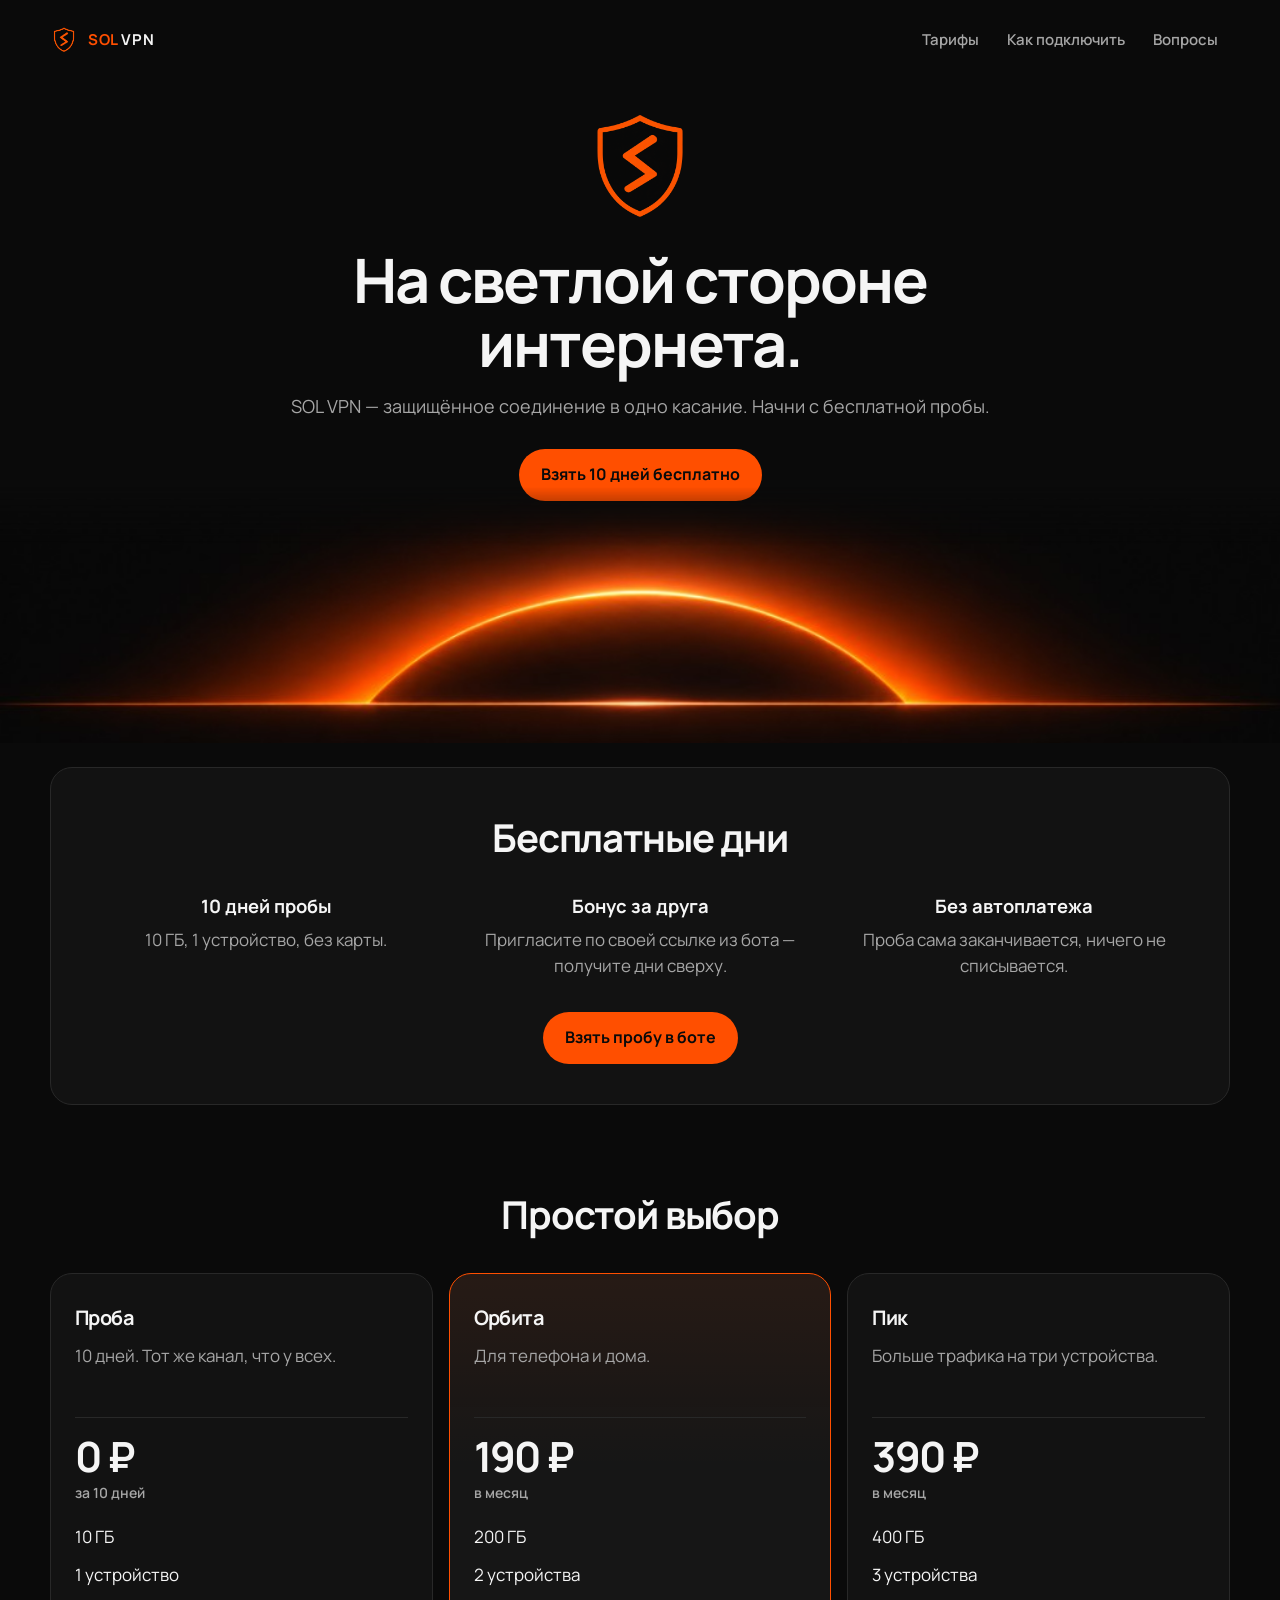
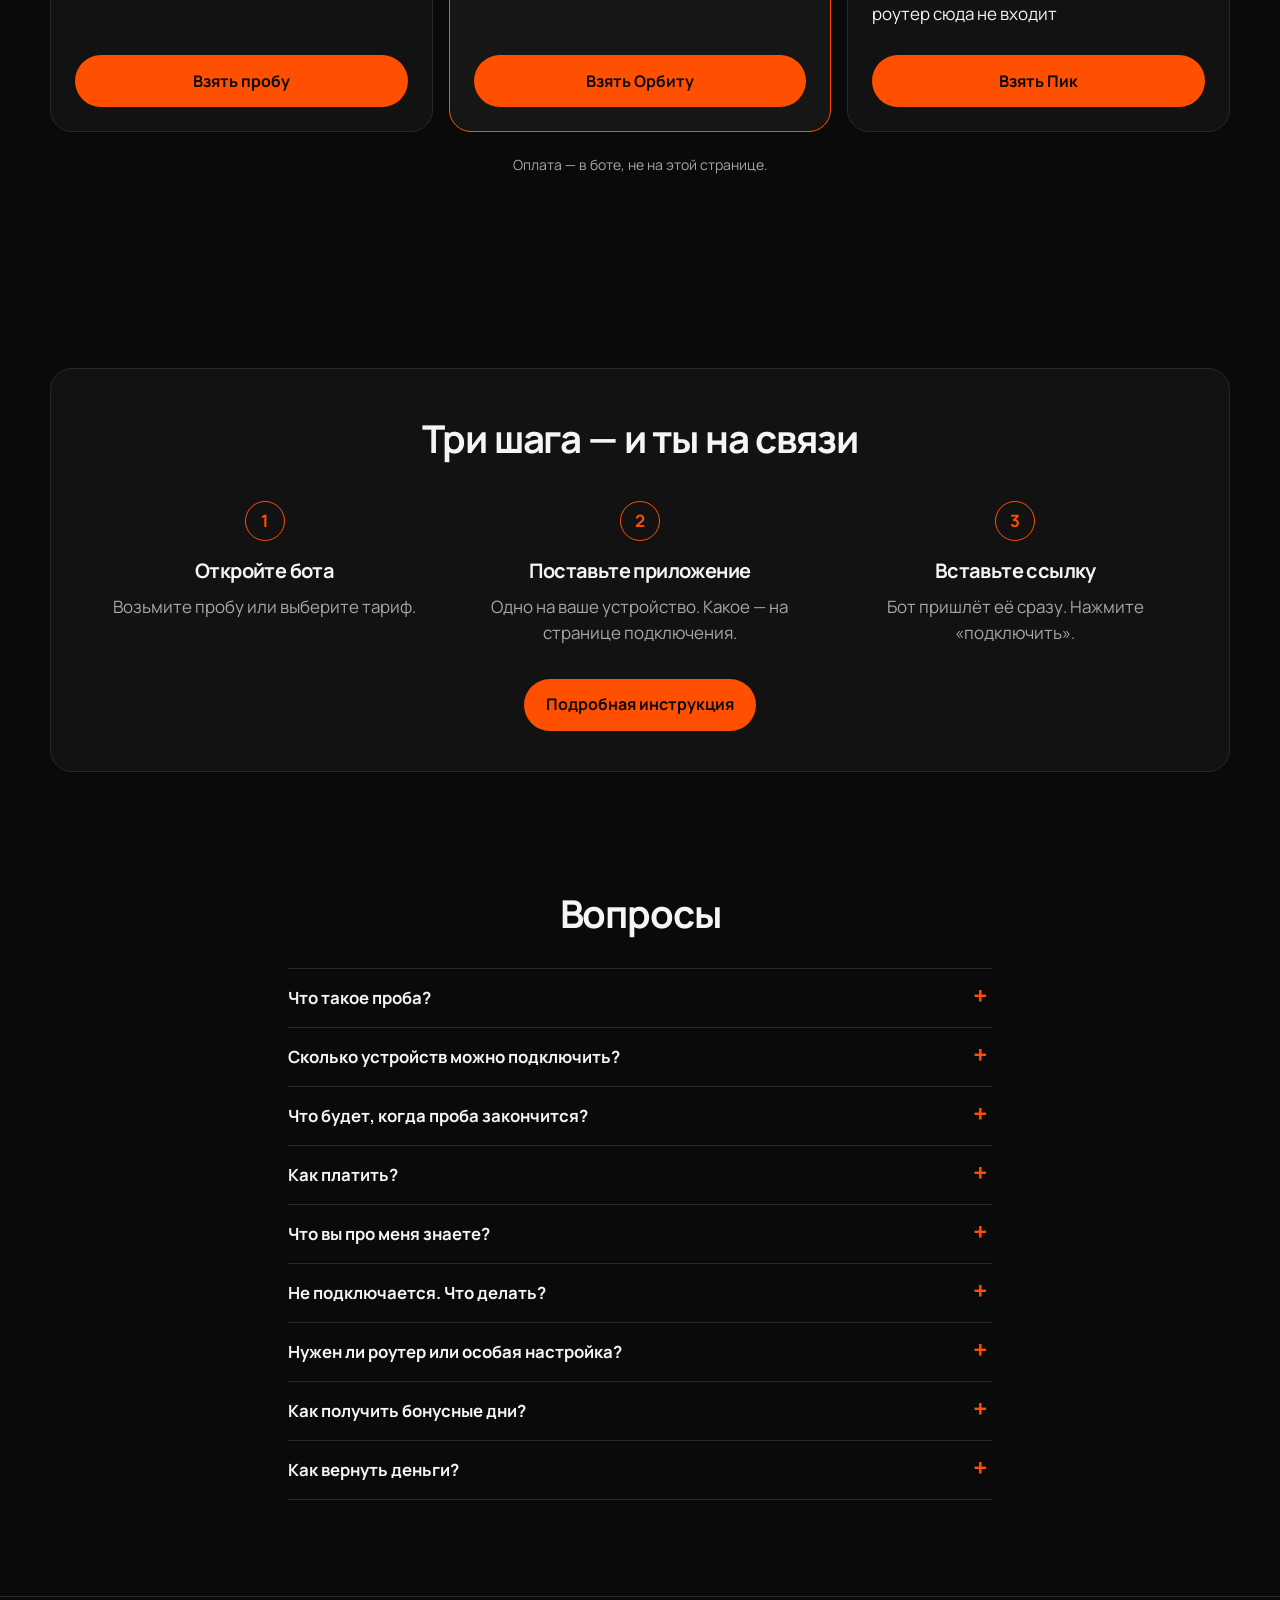
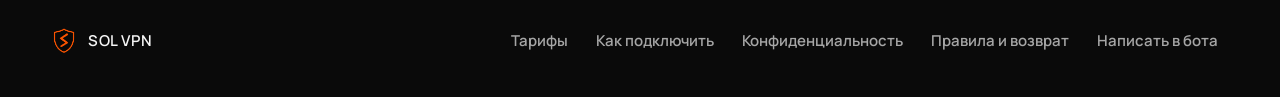
<file: index.html>
<!DOCTYPE html>
<html lang="ru">
<head>
  <meta charset="utf-8">
  <meta name="viewport" content="width=device-width, initial-scale=1">
  <title>SOL VPN — на светлой стороне интернета</title>
  <meta name="description" content="Проба 10 дней бесплатно, дальше месяц. Оплата в Telegram. Храним id, срок, устройства и объём. Куда вы ходили — не храним.">
  <link href="assets/fonts/fonts.css" rel="stylesheet">
  <link rel="stylesheet" href="styles.css">
</head>
<body>
  <header class="top">
    <div class="wrap bar">
      <a class="brand" href="index.html#start">
        <img src="assets/sol-vpn-shield.png" alt="" width="28" height="32">
        <span class="brand-name"><span class="brand-sol">SOL</span> <span class="brand-vpn">VPN</span></span>
      </a>
      <nav class="nav" aria-label="Разделы">
        <a href="index.html#plans">Тарифы</a>
        <a href="connect.html">Как подключить</a>
        <a href="index.html#faq">Вопросы</a>
      </nav>
    </div>
  </header>

  <main>
    <section class="hero" id="start">
      <div class="wrap hero-copy">
        <img class="hero-mark" src="assets/sol-vpn-shield.png" alt="" width="112" height="128">
        <h1>На светлой стороне <span class="line">интернета.</span></h1>
        <p class="lede">SOL VPN — защищённое соединение в одно касание. Начни с бесплатной пробы.</p>
        <a class="btn" href="#free">Взять 10 дней бесплатно</a>
      </div>
      <div class="horizon" aria-hidden="true">
        <img src="assets/solar-horizon.jpg" alt="" width="1024" height="341">
      </div>
    </section>

    <section class="free" id="free">
      <div class="wrap">
        <div class="panel free-panel">
          <h2>Бесплатные дни</h2>
          <ul class="free-list">
            <li><strong>10 дней пробы</strong><span>10 ГБ, 1 устройство, без карты.</span></li>
            <li><strong>Бонус за друга</strong><span>Пригласите по своей ссылке из бота — получите дни сверху.</span></li>
            <li><strong>Без автоплатежа</strong><span>Проба сама заканчивается, ничего не списывается.</span></li>
          </ul>
          <a class="btn" data-bot href="https://t.me/">Взять пробу в боте</a>
        </div>
      </div>
    </section>

    <section class="plans" id="plans">
      <div class="wrap">
        <h2>Простой выбор</h2>
        <div class="plan-grid">
          <article class="plan">
            <h3>Проба</h3>
            <p class="plan-note">10 дней. Тот же канал, что у всех.</p>
            <p class="plan-price">0 ₽<span>за 10 дней</span></p>
            <ul>
              <li>10 ГБ</li>
              <li>1 устройство</li>
            </ul>
            <a class="btn" data-bot href="https://t.me/">Взять пробу</a>
          </article>
          <article class="plan featured">
            <h3>Орбита</h3>
            <p class="plan-note">Для телефона и дома.</p>
            <p class="plan-price">190 ₽<span>в месяц</span></p>
            <ul>
              <li>200 ГБ</li>
              <li>2 устройства</li>
            </ul>
            <a class="btn" data-bot href="https://t.me/">Взять Орбиту</a>
          </article>
          <article class="plan">
            <h3>Пик</h3>
            <p class="plan-note">Больше трафика на три устройства.</p>
            <p class="plan-price">390 ₽<span>в месяц</span></p>
            <ul>
              <li>400 ГБ</li>
              <li>3 устройства</li>
              <li>роутер сюда не входит</li>
            </ul>
            <a class="btn" data-bot href="https://t.me/">Взять Пик</a>
          </article>
        </div>
        <p class="fine">Оплата — в боте, не на этой странице.</p>
      </div>
    </section>

    <section class="connect" id="connect">
      <div class="wrap">
        <div class="panel">
          <h2>Три шага — и ты на связи</h2>
          <ol class="flow">
            <li>
              <span class="num" aria-hidden="true">1</span>
              <h3>Откройте бота</h3>
              <p>Возьмите пробу или выберите тариф.</p>
            </li>
            <li>
              <span class="num" aria-hidden="true">2</span>
              <h3>Поставьте приложение</h3>
              <p>Одно на ваше устройство. Какое — на странице подключения.</p>
            </li>
            <li>
              <span class="num" aria-hidden="true">3</span>
              <h3>Вставьте ссылку</h3>
              <p>Бот пришлёт её сразу. Нажмите «подключить».</p>
            </li>
          </ol>
          <a class="btn" href="connect.html">Подробная инструкция</a>
        </div>
      </div>
    </section>

    <section class="faq" id="faq">
      <div class="wrap">
        <h2>Вопросы</h2>
        <div class="faq-list">
          <details>
            <summary>Что такое проба?</summary>
            <p>10 дней, 10 ГБ и одно устройство. Бесплатно, карта не нужна. Берётся в боте одной кнопкой.</p>
          </details>
          <details>
            <summary>Сколько устройств можно подключить?</summary>
            <p>Зависит от тарифа: проба — 1, Орбита — 2, Пик — 3. Лишнее устройство можно заменить в боте.</p>
          </details>
          <details>
            <summary>Что будет, когда проба закончится?</summary>
            <p>Доступ остановится сам, ничего не спишется. Захотите продолжить — выберите тариф в боте.</p>
          </details>
          <details>
            <summary>Как платить?</summary>
            <p>Только в Telegram-боте. На сайте карту и данные не спрашиваем.</p>
          </details>
          <details>
            <summary>Что вы про меня знаете?</summary>
            <p>Идентификатор в Telegram, срок доступа, число устройств и объём трафика. Историю заходов и адреса, которые вы открывали, не храним. Подробнее — на странице «Конфиденциальность».</p>
          </details>
          <details>
            <summary>Не подключается. Что делать?</summary>
            <p>Напишите в бота, приложите скриншот и название телефона или компьютера. Обычно хватает обновить ссылку подписки в приложении или переустановить её. Если не заработало — вернём деньги за неиспользованный срок.</p>
          </details>
          <details>
            <summary>Нужен ли роутер или особая настройка?</summary>
            <p>Нет. Ставите одно приложение, вставляете ссылку из бота, нажимаете «подключить». Роутеры в тарифы не входят.</p>
          </details>
          <details>
            <summary>Как получить бонусные дни?</summary>
            <p>Пригласите друга по своей ссылке из бота: когда он возьмёт пробу или оплатит, вам добавятся дни. Размер бонуса показывает бот.</p>
          </details>
          <details>
            <summary>Как вернуть деньги?</summary>
            <p>Напишите в бота. Условия коротко — на странице «Правила и возврат».</p>
          </details>
        </div>
      </div>
    </section>
  </main>
  <footer class="foot">
    <div class="wrap foot-row">
      <a class="brand" href="index.html#start">
        <img src="assets/sol-vpn-shield.png" alt="" width="28" height="32">
        <span>SOL VPN</span>
      </a>
      <nav aria-label="Внизу страницы">
        <a href="index.html#plans">Тарифы</a>
        <a href="connect.html">Как подключить</a>
        <a href="privacy.html">Конфиденциальность</a>
        <a href="terms.html">Правила и возврат</a>
        <a data-bot href="https://t.me/">Написать в бота</a>
      </nav>
    </div>
  </footer>
  <script src="config.js"></script>
</body>
</html>
</file>
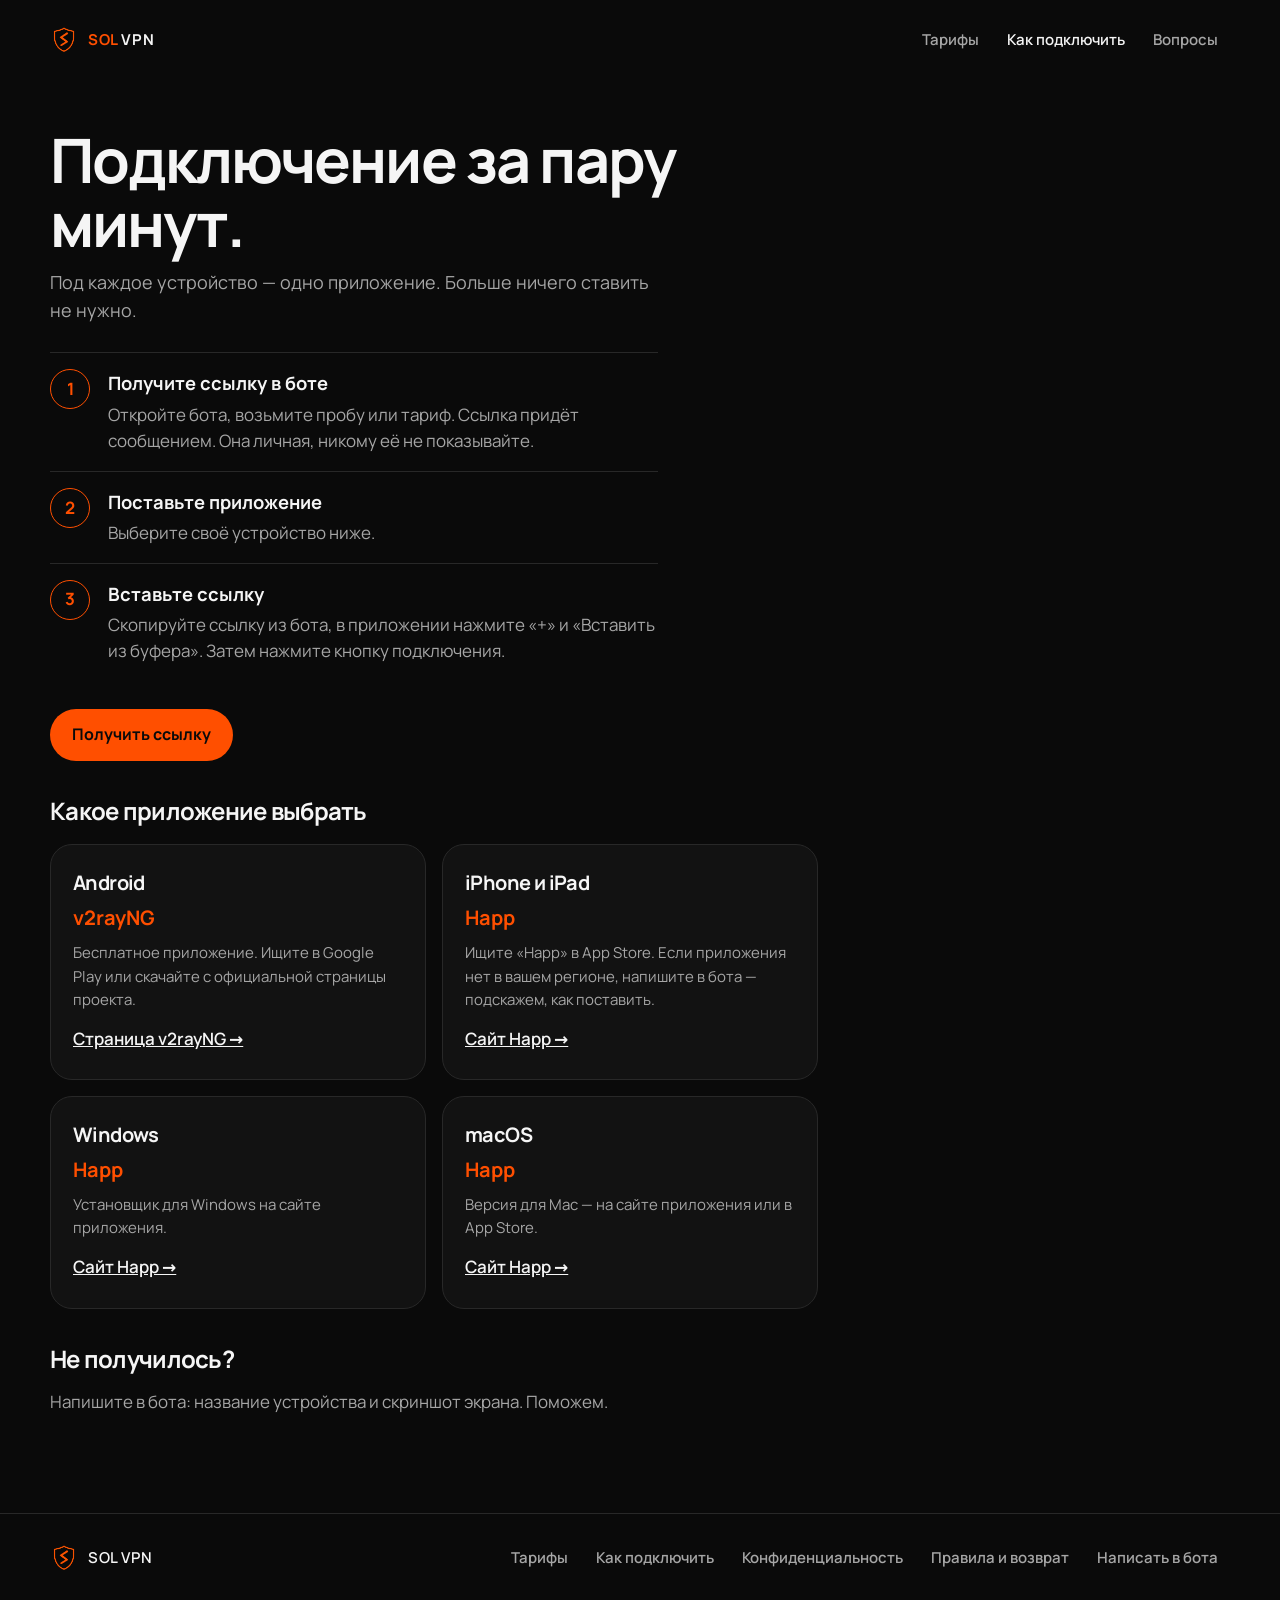
<file: connect.html>
<!DOCTYPE html>
<html lang="ru">
<head>
  <meta charset="utf-8">
  <meta name="viewport" content="width=device-width, initial-scale=1">
  <title>Как подключить — SOL VPN</title>
  <meta name="description" content="Одно приложение на платформу: Android — v2rayNG, iPhone, Windows и macOS — Happ.">
  <link href="assets/fonts/fonts.css" rel="stylesheet">
  <link rel="stylesheet" href="styles.css">
</head>
<body>
  <header class="top">
    <div class="wrap bar">
      <a class="brand" href="index.html#start">
        <img src="assets/sol-vpn-shield.png" alt="" width="28" height="32">
        <span class="brand-name"><span class="brand-sol">SOL</span> <span class="brand-vpn">VPN</span></span>
      </a>
      <nav class="nav" aria-label="Разделы">
        <a href="index.html#plans">Тарифы</a>
        <a href="connect.html" aria-current="page">Как подключить</a>
        <a href="index.html#faq">Вопросы</a>
      </nav>
    </div>
  </header>
  <main class="page">
    <div class="wrap">
      <h1>Подключение за пару минут.</h1>
      <p class="lede">Под каждое устройство — одно приложение. Больше ничего ставить не нужно.</p>
      <ol class="steps">
        <li><span>1</span><div><strong>Получите ссылку в боте</strong><p>Откройте бота, возьмите пробу или тариф. Ссылка придёт сообщением. Она личная, никому её не показывайте.</p></div></li>
        <li><span>2</span><div><strong>Поставьте приложение</strong><p>Выберите своё устройство ниже.</p></div></li>
        <li><span>3</span><div><strong>Вставьте ссылку</strong><p>Скопируйте ссылку из бота, в приложении нажмите «+» и «Вставить из буфера». Затем нажмите кнопку подключения.</p></div></li>
      </ol>
      <a class="btn" data-bot href="https://t.me/">Получить ссылку</a>
      <h2>Какое приложение выбрать</h2>
      <div class="os-grid">
        <article class="os" id="android">
          <h3>Android</h3>
          <p class="os-app">v2rayNG</p>
          <p>Бесплатное приложение. Ищите в Google Play или скачайте с официальной страницы проекта.</p>
          <a class="link" href="https://github.com/2dust/v2rayNG/releases" rel="noopener">Страница v2rayNG →</a>
        </article>
        <article class="os" id="iphone">
          <h3>iPhone и iPad</h3>
          <p class="os-app">Happ</p>
          <p>Ищите «Happ» в App Store. Если приложения нет в вашем регионе, напишите в бота — подскажем, как поставить.</p>
          <a class="link" href="https://www.happ.su/main" rel="noopener">Сайт Happ →</a>
        </article>
        <article class="os" id="windows">
          <h3>Windows</h3>
          <p class="os-app">Happ</p>
          <p>Установщик для Windows на сайте приложения.</p>
          <a class="link" href="https://www.happ.su/main" rel="noopener">Сайт Happ →</a>
        </article>
        <article class="os" id="macos">
          <h3>macOS</h3>
          <p class="os-app">Happ</p>
          <p>Версия для Mac — на сайте приложения или в App Store.</p>
          <a class="link" href="https://www.happ.su/main" rel="noopener">Сайт Happ →</a>
        </article>
      </div>
      <h2>Не получилось?</h2>
      <p>Напишите в бота: название устройства и скриншот экрана. Поможем.</p>
    </div>
  </main>
  <footer class="foot">
    <div class="wrap foot-row">
      <a class="brand" href="index.html#start">
        <img src="assets/sol-vpn-shield.png" alt="" width="28" height="32">
        <span>SOL VPN</span>
      </a>
      <nav aria-label="Внизу страницы">
        <a href="index.html#plans">Тарифы</a>
        <a href="connect.html" aria-current="page">Как подключить</a>
        <a href="privacy.html">Конфиденциальность</a>
        <a href="terms.html">Правила и возврат</a>
        <a data-bot href="https://t.me/">Написать в бота</a>
      </nav>
    </div>
  </footer>
  <script src="config.js"></script>
</body>
</html>
</file>
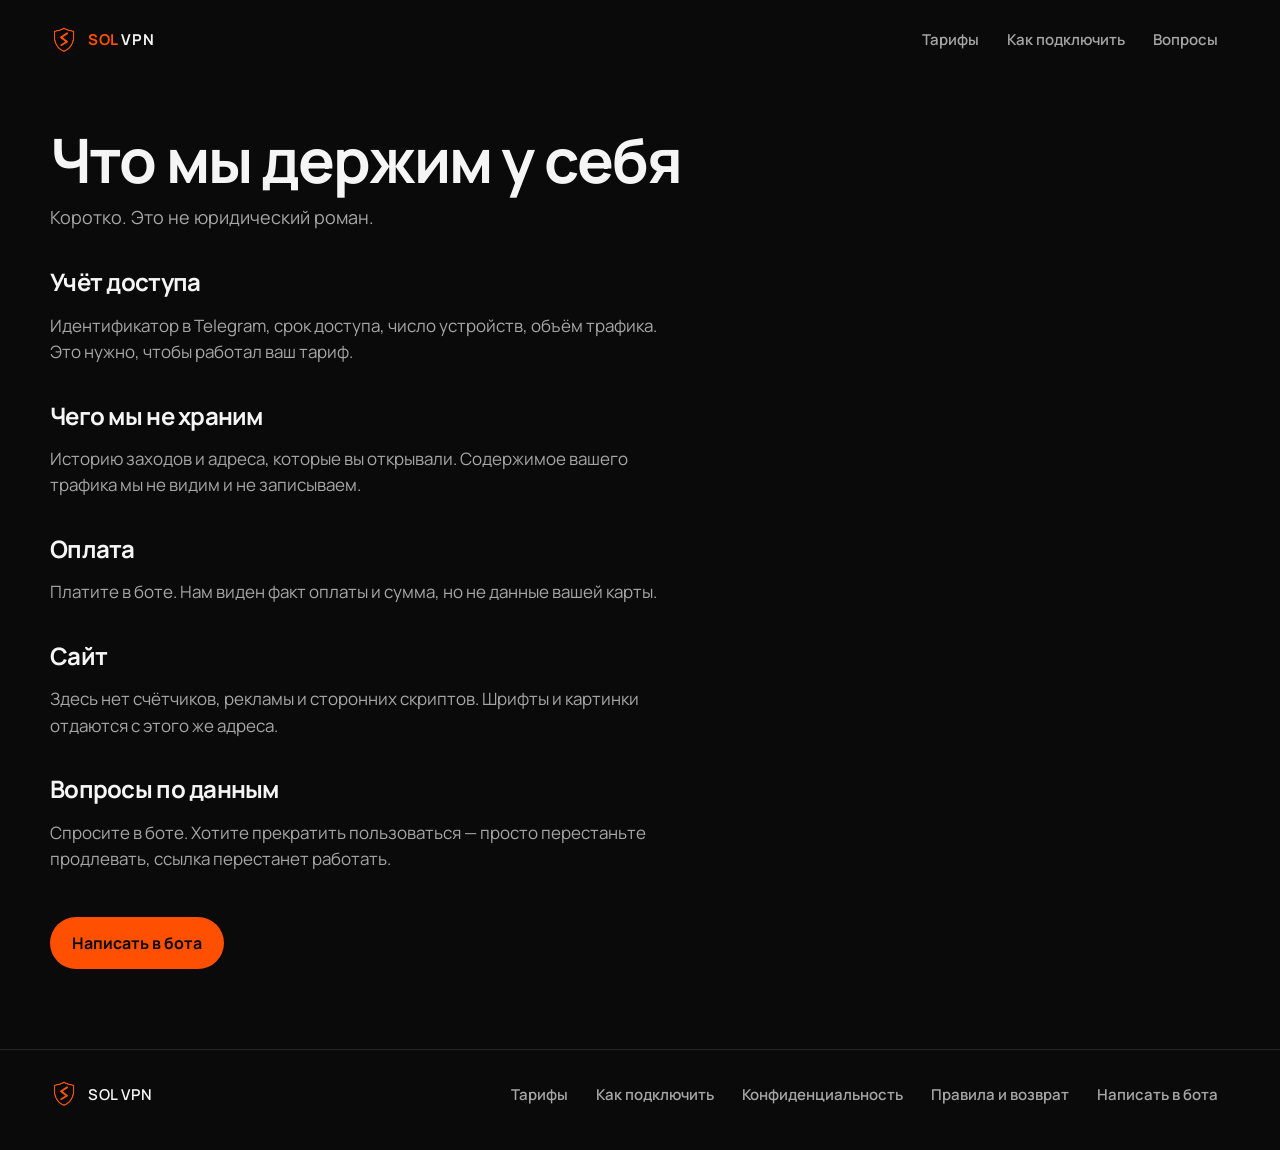
<file: privacy.html>
<!DOCTYPE html>
<html lang="ru">
<head>
  <meta charset="utf-8">
  <meta name="viewport" content="width=device-width, initial-scale=1">
  <title>Конфиденциальность — SOL VPN</title>
  <meta name="description" content="Что мы храним: идентификатор в Telegram, срок доступа, устройства, объём трафика. Историю заходов не храним.">
  <link href="assets/fonts/fonts.css" rel="stylesheet">
  <link rel="stylesheet" href="styles.css">
</head>
<body>
  <header class="top">
    <div class="wrap bar">
      <a class="brand" href="index.html#start">
        <img src="assets/sol-vpn-shield.png" alt="" width="28" height="32">
        <span class="brand-name"><span class="brand-sol">SOL</span> <span class="brand-vpn">VPN</span></span>
      </a>
      <nav class="nav" aria-label="Разделы">
        <a href="index.html#plans">Тарифы</a>
        <a href="connect.html">Как подключить</a>
        <a href="index.html#faq">Вопросы</a>
      </nav>
    </div>
  </header>
  <main class="page">
    <div class="wrap">
      <h1>Что мы держим у себя</h1>
      <p class="lede">Коротко. Это не юридический роман.</p>
      <h2>Учёт доступа</h2>
      <p>Идентификатор в Telegram, срок доступа, число устройств, объём трафика. Это нужно, чтобы работал ваш тариф.</p>
      <h2>Чего мы не храним</h2>
      <p>Историю заходов и адреса, которые вы открывали. Содержимое вашего трафика мы не видим и не записываем.</p>
      <h2>Оплата</h2>
      <p>Платите в боте. Нам виден факт оплаты и сумма, но не данные вашей карты.</p>
      <h2>Сайт</h2>
      <p>Здесь нет счётчиков, рекламы и сторонних скриптов. Шрифты и картинки отдаются с этого же адреса.</p>
      <h2>Вопросы по данным</h2>
      <p>Спросите в боте. Хотите прекратить пользоваться — просто перестаньте продлевать, ссылка перестанет работать.</p>
      <a class="btn" data-bot href="https://t.me/">Написать в бота</a>
    </div>
  </main>
  <footer class="foot">
    <div class="wrap foot-row">
      <a class="brand" href="index.html#start">
        <img src="assets/sol-vpn-shield.png" alt="" width="28" height="32">
        <span>SOL VPN</span>
      </a>
      <nav aria-label="Внизу страницы">
        <a href="index.html#plans">Тарифы</a>
        <a href="connect.html">Как подключить</a>
        <a href="privacy.html" aria-current="page">Конфиденциальность</a>
        <a href="terms.html">Правила и возврат</a>
        <a data-bot href="https://t.me/">Написать в бота</a>
      </nav>
    </div>
  </footer>
  <script src="config.js"></script>
</body>
</html>
</file>
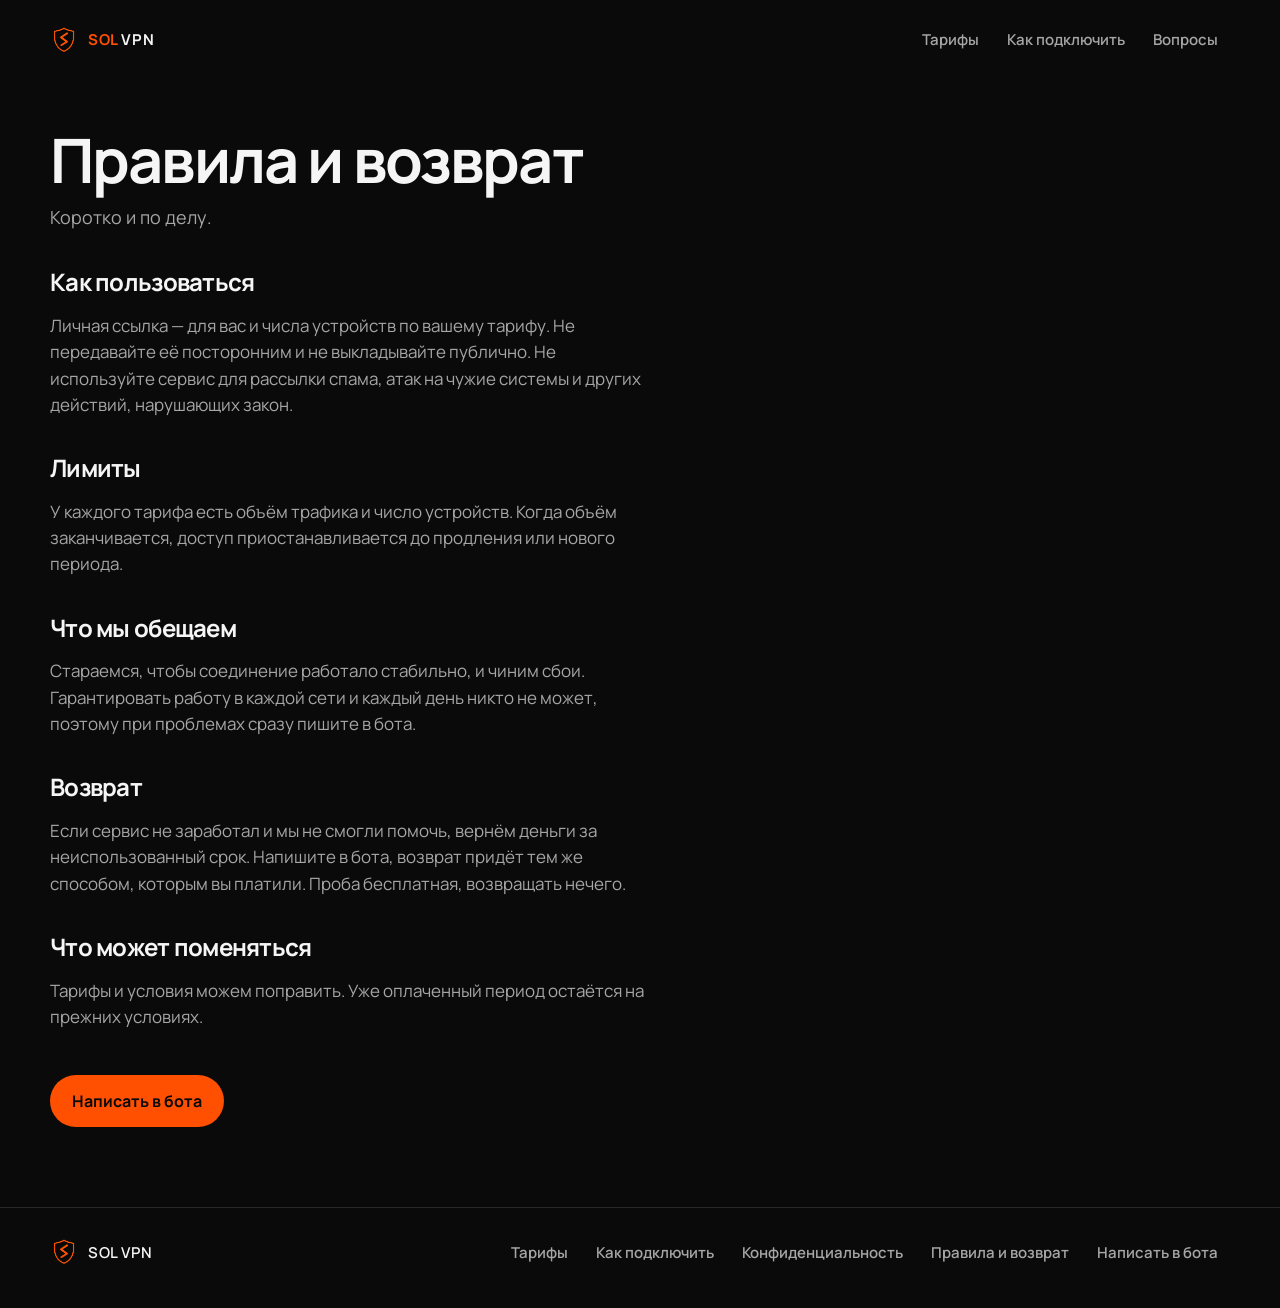
<file: terms.html>
<!DOCTYPE html>
<html lang="ru">
<head>
  <meta charset="utf-8">
  <meta name="viewport" content="width=device-width, initial-scale=1">
  <title>Правила и возврат — SOL VPN</title>
  <meta name="description" content="Короткие правила сервиса и условия возврата.">
  <link href="assets/fonts/fonts.css" rel="stylesheet">
  <link rel="stylesheet" href="styles.css">
</head>
<body>
  <header class="top">
    <div class="wrap bar">
      <a class="brand" href="index.html#start">
        <img src="assets/sol-vpn-shield.png" alt="" width="28" height="32">
        <span class="brand-name"><span class="brand-sol">SOL</span> <span class="brand-vpn">VPN</span></span>
      </a>
      <nav class="nav" aria-label="Разделы">
        <a href="index.html#plans">Тарифы</a>
        <a href="connect.html">Как подключить</a>
        <a href="index.html#faq">Вопросы</a>
      </nav>
    </div>
  </header>
  <main class="page">
    <div class="wrap">
      <h1>Правила и возврат</h1>
      <p class="lede">Коротко и по делу.</p>
      <h2>Как пользоваться</h2>
      <p>Личная ссылка — для вас и числа устройств по вашему тарифу. Не передавайте её посторонним и не выкладывайте публично. Не используйте сервис для рассылки спама, атак на чужие системы и других действий, нарушающих закон.</p>
      <h2>Лимиты</h2>
      <p>У каждого тарифа есть объём трафика и число устройств. Когда объём заканчивается, доступ приостанавливается до продления или нового периода.</p>
      <h2>Что мы обещаем</h2>
      <p>Стараемся, чтобы соединение работало стабильно, и чиним сбои. Гарантировать работу в каждой сети и каждый день никто не может, поэтому при проблемах сразу пишите в бота.</p>
      <h2>Возврат</h2>
      <p>Если сервис не заработал и мы не смогли помочь, вернём деньги за неиспользованный срок. Напишите в бота, возврат придёт тем же способом, которым вы платили. Проба бесплатная, возвращать нечего.</p>
      <h2>Что может поменяться</h2>
      <p>Тарифы и условия можем поправить. Уже оплаченный период остаётся на прежних условиях.</p>
      <a class="btn" data-bot href="https://t.me/">Написать в бота</a>
    </div>
  </main>
  <footer class="foot">
    <div class="wrap foot-row">
      <a class="brand" href="index.html#start">
        <img src="assets/sol-vpn-shield.png" alt="" width="28" height="32">
        <span>SOL VPN</span>
      </a>
      <nav aria-label="Внизу страницы">
        <a href="index.html#plans">Тарифы</a>
        <a href="connect.html">Как подключить</a>
        <a href="privacy.html">Конфиденциальность</a>
        <a href="terms.html" aria-current="page">Правила и возврат</a>
        <a data-bot href="https://t.me/">Написать в бота</a>
      </nav>
    </div>
  </footer>
  <script src="config.js"></script>
</body>
</html>
</file>
<file: assets/fonts/fonts.css>
/* cyrillic-ext */
@font-face {
  font-family: 'Manrope';
  font-style: normal;
  font-weight: 400;
  font-display: swap;
  src: url(f0.woff2) format('woff2');
  unicode-range: U+0460-052F, U+1C80-1C8A, U+20B4, U+2DE0-2DFF, U+A640-A69F, U+FE2E-FE2F;
}
/* cyrillic */
@font-face {
  font-family: 'Manrope';
  font-style: normal;
  font-weight: 400;
  font-display: swap;
  src: url(f1.woff2) format('woff2');
  unicode-range: U+0301, U+0400-045F, U+0490-0491, U+04B0-04B1, U+2116;
}
/* greek */
@font-face {
  font-family: 'Manrope';
  font-style: normal;
  font-weight: 400;
  font-display: swap;
  src: url(f2.woff2) format('woff2');
  unicode-range: U+0370-0377, U+037A-037F, U+0384-038A, U+038C, U+038E-03A1, U+03A3-03FF;
}
/* vietnamese */
@font-face {
  font-family: 'Manrope';
  font-style: normal;
  font-weight: 400;
  font-display: swap;
  src: url(f3.woff2) format('woff2');
  unicode-range: U+0102-0103, U+0110-0111, U+0128-0129, U+0168-0169, U+01A0-01A1, U+01AF-01B0, U+0300-0301, U+0303-0304, U+0308-0309, U+0323, U+0329, U+1EA0-1EF9, U+20AB;
}
/* latin-ext */
@font-face {
  font-family: 'Manrope';
  font-style: normal;
  font-weight: 400;
  font-display: swap;
  src: url(f4.woff2) format('woff2');
  unicode-range: U+0100-02BA, U+02BD-02C5, U+02C7-02CC, U+02CE-02D7, U+02DD-02FF, U+0304, U+0308, U+0329, U+1D00-1DBF, U+1E00-1E9F, U+1EF2-1EFF, U+2020, U+20A0-20AB, U+20AD-20C4, U+2113, U+2C60-2C7F, U+A720-A7FF;
}
/* latin */
@font-face {
  font-family: 'Manrope';
  font-style: normal;
  font-weight: 400;
  font-display: swap;
  src: url(f5.woff2) format('woff2');
  unicode-range: U+0000-00FF, U+0131, U+0152-0153, U+02BB-02BC, U+02C6, U+02DA, U+02DC, U+0304, U+0308, U+0329, U+2000-206F, U+20AC, U+2122, U+2191, U+2193, U+2212, U+2215, U+FEFF, U+FFFD;
}
/* cyrillic-ext */
@font-face {
  font-family: 'Manrope';
  font-style: normal;
  font-weight: 500;
  font-display: swap;
  src: url(f6.woff2) format('woff2');
  unicode-range: U+0460-052F, U+1C80-1C8A, U+20B4, U+2DE0-2DFF, U+A640-A69F, U+FE2E-FE2F;
}
/* cyrillic */
@font-face {
  font-family: 'Manrope';
  font-style: normal;
  font-weight: 500;
  font-display: swap;
  src: url(f7.woff2) format('woff2');
  unicode-range: U+0301, U+0400-045F, U+0490-0491, U+04B0-04B1, U+2116;
}
/* greek */
@font-face {
  font-family: 'Manrope';
  font-style: normal;
  font-weight: 500;
  font-display: swap;
  src: url(f8.woff2) format('woff2');
  unicode-range: U+0370-0377, U+037A-037F, U+0384-038A, U+038C, U+038E-03A1, U+03A3-03FF;
}
/* vietnamese */
@font-face {
  font-family: 'Manrope';
  font-style: normal;
  font-weight: 500;
  font-display: swap;
  src: url(f9.woff2) format('woff2');
  unicode-range: U+0102-0103, U+0110-0111, U+0128-0129, U+0168-0169, U+01A0-01A1, U+01AF-01B0, U+0300-0301, U+0303-0304, U+0308-0309, U+0323, U+0329, U+1EA0-1EF9, U+20AB;
}
/* latin-ext */
@font-face {
  font-family: 'Manrope';
  font-style: normal;
  font-weight: 500;
  font-display: swap;
  src: url(f10.woff2) format('woff2');
  unicode-range: U+0100-02BA, U+02BD-02C5, U+02C7-02CC, U+02CE-02D7, U+02DD-02FF, U+0304, U+0308, U+0329, U+1D00-1DBF, U+1E00-1E9F, U+1EF2-1EFF, U+2020, U+20A0-20AB, U+20AD-20C4, U+2113, U+2C60-2C7F, U+A720-A7FF;
}
/* latin */
@font-face {
  font-family: 'Manrope';
  font-style: normal;
  font-weight: 500;
  font-display: swap;
  src: url(f11.woff2) format('woff2');
  unicode-range: U+0000-00FF, U+0131, U+0152-0153, U+02BB-02BC, U+02C6, U+02DA, U+02DC, U+0304, U+0308, U+0329, U+2000-206F, U+20AC, U+2122, U+2191, U+2193, U+2212, U+2215, U+FEFF, U+FFFD;
}
/* cyrillic-ext */
@font-face {
  font-family: 'Manrope';
  font-style: normal;
  font-weight: 600;
  font-display: swap;
  src: url(f12.woff2) format('woff2');
  unicode-range: U+0460-052F, U+1C80-1C8A, U+20B4, U+2DE0-2DFF, U+A640-A69F, U+FE2E-FE2F;
}
/* cyrillic */
@font-face {
  font-family: 'Manrope';
  font-style: normal;
  font-weight: 600;
  font-display: swap;
  src: url(f13.woff2) format('woff2');
  unicode-range: U+0301, U+0400-045F, U+0490-0491, U+04B0-04B1, U+2116;
}
/* greek */
@font-face {
  font-family: 'Manrope';
  font-style: normal;
  font-weight: 600;
  font-display: swap;
  src: url(f14.woff2) format('woff2');
  unicode-range: U+0370-0377, U+037A-037F, U+0384-038A, U+038C, U+038E-03A1, U+03A3-03FF;
}
/* vietnamese */
@font-face {
  font-family: 'Manrope';
  font-style: normal;
  font-weight: 600;
  font-display: swap;
  src: url(f15.woff2) format('woff2');
  unicode-range: U+0102-0103, U+0110-0111, U+0128-0129, U+0168-0169, U+01A0-01A1, U+01AF-01B0, U+0300-0301, U+0303-0304, U+0308-0309, U+0323, U+0329, U+1EA0-1EF9, U+20AB;
}
/* latin-ext */
@font-face {
  font-family: 'Manrope';
  font-style: normal;
  font-weight: 600;
  font-display: swap;
  src: url(f16.woff2) format('woff2');
  unicode-range: U+0100-02BA, U+02BD-02C5, U+02C7-02CC, U+02CE-02D7, U+02DD-02FF, U+0304, U+0308, U+0329, U+1D00-1DBF, U+1E00-1E9F, U+1EF2-1EFF, U+2020, U+20A0-20AB, U+20AD-20C4, U+2113, U+2C60-2C7F, U+A720-A7FF;
}
/* latin */
@font-face {
  font-family: 'Manrope';
  font-style: normal;
  font-weight: 600;
  font-display: swap;
  src: url(f17.woff2) format('woff2');
  unicode-range: U+0000-00FF, U+0131, U+0152-0153, U+02BB-02BC, U+02C6, U+02DA, U+02DC, U+0304, U+0308, U+0329, U+2000-206F, U+20AC, U+2122, U+2191, U+2193, U+2212, U+2215, U+FEFF, U+FFFD;
}
/* cyrillic-ext */
@font-face {
  font-family: 'Manrope';
  font-style: normal;
  font-weight: 700;
  font-display: swap;
  src: url(f18.woff2) format('woff2');
  unicode-range: U+0460-052F, U+1C80-1C8A, U+20B4, U+2DE0-2DFF, U+A640-A69F, U+FE2E-FE2F;
}
/* cyrillic */
@font-face {
  font-family: 'Manrope';
  font-style: normal;
  font-weight: 700;
  font-display: swap;
  src: url(f19.woff2) format('woff2');
  unicode-range: U+0301, U+0400-045F, U+0490-0491, U+04B0-04B1, U+2116;
}
/* greek */
@font-face {
  font-family: 'Manrope';
  font-style: normal;
  font-weight: 700;
  font-display: swap;
  src: url(f20.woff2) format('woff2');
  unicode-range: U+0370-0377, U+037A-037F, U+0384-038A, U+038C, U+038E-03A1, U+03A3-03FF;
}
/* vietnamese */
@font-face {
  font-family: 'Manrope';
  font-style: normal;
  font-weight: 700;
  font-display: swap;
  src: url(f21.woff2) format('woff2');
  unicode-range: U+0102-0103, U+0110-0111, U+0128-0129, U+0168-0169, U+01A0-01A1, U+01AF-01B0, U+0300-0301, U+0303-0304, U+0308-0309, U+0323, U+0329, U+1EA0-1EF9, U+20AB;
}
/* latin-ext */
@font-face {
  font-family: 'Manrope';
  font-style: normal;
  font-weight: 700;
  font-display: swap;
  src: url(f22.woff2) format('woff2');
  unicode-range: U+0100-02BA, U+02BD-02C5, U+02C7-02CC, U+02CE-02D7, U+02DD-02FF, U+0304, U+0308, U+0329, U+1D00-1DBF, U+1E00-1E9F, U+1EF2-1EFF, U+2020, U+20A0-20AB, U+20AD-20C4, U+2113, U+2C60-2C7F, U+A720-A7FF;
}
/* latin */
@font-face {
  font-family: 'Manrope';
  font-style: normal;
  font-weight: 700;
  font-display: swap;
  src: url(f23.woff2) format('woff2');
  unicode-range: U+0000-00FF, U+0131, U+0152-0153, U+02BB-02BC, U+02C6, U+02DA, U+02DC, U+0304, U+0308, U+0329, U+2000-206F, U+20AC, U+2122, U+2191, U+2193, U+2212, U+2215, U+FEFF, U+FFFD;
}
/* cyrillic-ext */
@font-face {
  font-family: 'Unbounded';
  font-style: normal;
  font-weight: 400;
  font-display: swap;
  src: url(f24.woff2) format('woff2');
  unicode-range: U+0460-052F, U+1C80-1C8A, U+20B4, U+2DE0-2DFF, U+A640-A69F, U+FE2E-FE2F;
}
/* cyrillic */
@font-face {
  font-family: 'Unbounded';
  font-style: normal;
  font-weight: 400;
  font-display: swap;
  src: url(f25.woff2) format('woff2');
  unicode-range: U+0301, U+0400-045F, U+0490-0491, U+04B0-04B1, U+2116;
}
/* vietnamese */
@font-face {
  font-family: 'Unbounded';
  font-style: normal;
  font-weight: 400;
  font-display: swap;
  src: url(f26.woff2) format('woff2');
  unicode-range: U+0102-0103, U+0110-0111, U+0128-0129, U+0168-0169, U+01A0-01A1, U+01AF-01B0, U+0300-0301, U+0303-0304, U+0308-0309, U+0323, U+0329, U+1EA0-1EF9, U+20AB;
}
/* latin-ext */
@font-face {
  font-family: 'Unbounded';
  font-style: normal;
  font-weight: 400;
  font-display: swap;
  src: url(f27.woff2) format('woff2');
  unicode-range: U+0100-02BA, U+02BD-02C5, U+02C7-02CC, U+02CE-02D7, U+02DD-02FF, U+0304, U+0308, U+0329, U+1D00-1DBF, U+1E00-1E9F, U+1EF2-1EFF, U+2020, U+20A0-20AB, U+20AD-20C4, U+2113, U+2C60-2C7F, U+A720-A7FF;
}
/* latin */
@font-face {
  font-family: 'Unbounded';
  font-style: normal;
  font-weight: 400;
  font-display: swap;
  src: url(f28.woff2) format('woff2');
  unicode-range: U+0000-00FF, U+0131, U+0152-0153, U+02BB-02BC, U+02C6, U+02DA, U+02DC, U+0304, U+0308, U+0329, U+2000-206F, U+20AC, U+2122, U+2191, U+2193, U+2212, U+2215, U+FEFF, U+FFFD;
}
/* cyrillic-ext */
@font-face {
  font-family: 'Unbounded';
  font-style: normal;
  font-weight: 500;
  font-display: swap;
  src: url(f29.woff2) format('woff2');
  unicode-range: U+0460-052F, U+1C80-1C8A, U+20B4, U+2DE0-2DFF, U+A640-A69F, U+FE2E-FE2F;
}
/* cyrillic */
@font-face {
  font-family: 'Unbounded';
  font-style: normal;
  font-weight: 500;
  font-display: swap;
  src: url(f30.woff2) format('woff2');
  unicode-range: U+0301, U+0400-045F, U+0490-0491, U+04B0-04B1, U+2116;
}
/* vietnamese */
@font-face {
  font-family: 'Unbounded';
  font-style: normal;
  font-weight: 500;
  font-display: swap;
  src: url(f31.woff2) format('woff2');
  unicode-range: U+0102-0103, U+0110-0111, U+0128-0129, U+0168-0169, U+01A0-01A1, U+01AF-01B0, U+0300-0301, U+0303-0304, U+0308-0309, U+0323, U+0329, U+1EA0-1EF9, U+20AB;
}
/* latin-ext */
@font-face {
  font-family: 'Unbounded';
  font-style: normal;
  font-weight: 500;
  font-display: swap;
  src: url(f32.woff2) format('woff2');
  unicode-range: U+0100-02BA, U+02BD-02C5, U+02C7-02CC, U+02CE-02D7, U+02DD-02FF, U+0304, U+0308, U+0329, U+1D00-1DBF, U+1E00-1E9F, U+1EF2-1EFF, U+2020, U+20A0-20AB, U+20AD-20C4, U+2113, U+2C60-2C7F, U+A720-A7FF;
}
/* latin */
@font-face {
  font-family: 'Unbounded';
  font-style: normal;
  font-weight: 500;
  font-display: swap;
  src: url(f33.woff2) format('woff2');
  unicode-range: U+0000-00FF, U+0131, U+0152-0153, U+02BB-02BC, U+02C6, U+02DA, U+02DC, U+0304, U+0308, U+0329, U+2000-206F, U+20AC, U+2122, U+2191, U+2193, U+2212, U+2215, U+FEFF, U+FFFD;
}
/* cyrillic-ext */
@font-face {
  font-family: 'Unbounded';
  font-style: normal;
  font-weight: 600;
  font-display: swap;
  src: url(f34.woff2) format('woff2');
  unicode-range: U+0460-052F, U+1C80-1C8A, U+20B4, U+2DE0-2DFF, U+A640-A69F, U+FE2E-FE2F;
}
/* cyrillic */
@font-face {
  font-family: 'Unbounded';
  font-style: normal;
  font-weight: 600;
  font-display: swap;
  src: url(f35.woff2) format('woff2');
  unicode-range: U+0301, U+0400-045F, U+0490-0491, U+04B0-04B1, U+2116;
}
/* vietnamese */
@font-face {
  font-family: 'Unbounded';
  font-style: normal;
  font-weight: 600;
  font-display: swap;
  src: url(f36.woff2) format('woff2');
  unicode-range: U+0102-0103, U+0110-0111, U+0128-0129, U+0168-0169, U+01A0-01A1, U+01AF-01B0, U+0300-0301, U+0303-0304, U+0308-0309, U+0323, U+0329, U+1EA0-1EF9, U+20AB;
}
/* latin-ext */
@font-face {
  font-family: 'Unbounded';
  font-style: normal;
  font-weight: 600;
  font-display: swap;
  src: url(f37.woff2) format('woff2');
  unicode-range: U+0100-02BA, U+02BD-02C5, U+02C7-02CC, U+02CE-02D7, U+02DD-02FF, U+0304, U+0308, U+0329, U+1D00-1DBF, U+1E00-1E9F, U+1EF2-1EFF, U+2020, U+20A0-20AB, U+20AD-20C4, U+2113, U+2C60-2C7F, U+A720-A7FF;
}
/* latin */
@font-face {
  font-family: 'Unbounded';
  font-style: normal;
  font-weight: 600;
  font-display: swap;
  src: url(f38.woff2) format('woff2');
  unicode-range: U+0000-00FF, U+0131, U+0152-0153, U+02BB-02BC, U+02C6, U+02DA, U+02DC, U+0304, U+0308, U+0329, U+2000-206F, U+20AC, U+2122, U+2191, U+2193, U+2212, U+2215, U+FEFF, U+FFFD;
}
</file>
<file: styles.css>
:root {
  --bg: #0a0a0a;
  --ink: #f5f5f5;
  --muted: #a6a6a6;
  --card: #121212;
  --card-2: #161616;
  --line: #282828;
  --accent: #ff4f00;
  --accent-ink: #0a0a0a;
  --accent-hot: #ff6a28;
  --accent-press: #d94300;
  --text: "Manrope", system-ui, sans-serif;
  --wrap: 1180px;
  --header: 80px;
  --radius: 22px;
}

* { box-sizing: border-box; }
html { scroll-behavior: smooth; }
html, body { margin: 0; padding: 0; }
body {
  background: var(--bg);
  color: var(--ink);
  font-family: var(--text);
  font-size: 17px;
  line-height: 1.55;
  min-height: 100vh;
}

img { display: block; max-width: 100%; }
a { color: inherit; }

:focus-visible {
  outline: 2px solid var(--accent);
  outline-offset: 3px;
}

.wrap {
  width: min(var(--wrap), calc(100% - 64px));
  margin-inline: auto;
}

.top {
  position: sticky;
  top: 0;
  z-index: 10;
  height: var(--header);
  background: var(--bg);
}

.bar, .foot-row {
  height: 100%;
  display: flex;
  align-items: center;
  justify-content: space-between;
  gap: 16px;
}

.brand {
  display: inline-flex;
  align-items: center;
  gap: 10px;
  min-height: 44px;
  color: var(--ink);
  font-weight: 700;
  font-size: 15px;
  letter-spacing: 0.04em;
  text-decoration: none;
}
.brand img { width: 28px; height: auto; }
.brand-sol { color: #ff4f00; }
.brand-vpn { color: #f5f5f5; }

.nav, .foot nav {
  display: flex;
  align-items: center;
  gap: 4px;
}
.nav a, .foot a {
  color: var(--muted);
  text-decoration: none;
  font-size: 15px;
  font-weight: 600;
  min-height: 44px;
  display: inline-flex;
  align-items: center;
  padding: 0 12px;
  border-radius: 999px;
}
.nav a:hover, .foot a:hover,
.nav a[aria-current="page"] { color: var(--ink); text-decoration: none; }
.foot .brand { color: var(--ink); padding: 0; }

.hero { overflow: hidden; }
.hero-copy {
  display: flex;
  flex-direction: column;
  align-items: center;
  text-align: center;
  padding: 28px 0 8px;
}
.hero-mark {
  width: 118px;
  height: auto;
  margin-bottom: 22px;
}

h1, h2, h3 { font-weight: 700; letter-spacing: -0.03em; }
h1 {
  font-size: clamp(2.15rem, 1.35rem + 3.1vw, 4.25rem);
  line-height: 1.05;
  margin: 0 0 16px;
  max-width: 16ch;
}
h1 .line { display: inline; }
h2 {
  font-size: clamp(1.75rem, 1.2rem + 1.5vw, 2.6rem);
  line-height: 1.15;
  margin: 0;
  text-align: center;
}
h3 { font-size: 1.25rem; margin: 0; }

.lede {
  margin: 0 0 28px;
  color: var(--muted);
  font-size: 18px;
}

.btn {
  display: inline-flex;
  align-items: center;
  justify-content: center;
  min-height: 52px;
  padding: 0 22px;
  border-radius: 999px;
  background: var(--accent);
  color: var(--accent-ink);
  font: inherit;
  font-size: 16px;
  font-weight: 700;
  text-decoration: none;
  border: 0;
}
.btn:hover { background: var(--accent-hot); text-decoration: none; }
.btn:active { background: var(--accent-press); }

.horizon {
  /* Верх картинки — пустое небо. Поднимаем линию к кнопке, небо делаем прозрачным. */
  margin-top: -9%;
  margin-bottom: -6%;
  pointer-events: none;
}
.horizon img {
  display: block;
  width: 100%;
  height: auto;
  aspect-ratio: 3 / 1;
  pointer-events: none;
  mask-image: linear-gradient(to bottom, transparent 0 22%, #000 36%, #000 86%, transparent 100%);
  -webkit-mask-image: linear-gradient(to bottom, transparent 0 22%, #000 36%, #000 86%, transparent 100%);
}

.plans, .connect { padding: 96px 0; }
.plans { padding-top: 88px; }
#plans, #connect, #start { scroll-margin-top: calc(var(--header) + 12px); }

.plan-grid {
  display: grid;
  grid-template-columns: repeat(3, minmax(0, 1fr));
  gap: 16px;
  margin-top: 36px;
  align-items: stretch;
}
.plan {
  display: flex;
  flex-direction: column;
  min-height: 100%;
  padding: 28px 24px 24px;
  background: var(--card);
  border: 1px solid var(--line);
  border-radius: var(--radius);
}
.plan.featured {
  border-color: var(--accent);
  background:
    linear-gradient(180deg, rgba(255, 79, 0, 0.07), transparent 42%),
    var(--card-2);
}
.plan-note {
  color: var(--muted);
  margin: 10px 0 0;
  min-height: 3.1em;
}
.plan-price {
  margin: 22px 0 0;
  padding-top: 18px;
  border-top: 1px solid var(--line);
  font-size: 2.6rem;
  font-weight: 700;
  letter-spacing: -0.04em;
  line-height: 1;
}
.plan-price span {
  display: block;
  margin-top: 8px;
  font-size: 14px;
  font-weight: 600;
  letter-spacing: 0;
  color: var(--muted);
}
.plan ul {
  list-style: none;
  margin: 18px 0 22px;
  padding: 0;
  color: var(--ink);
  flex: 1;
}
.plan li { padding: 6px 0; }
.plan .btn { width: 100%; margin-top: auto; }

.fine {
  margin: 22px 0 0;
  text-align: center;
  color: var(--muted);
  font-size: 14px;
}

.panel {
  background: var(--card);
  border: 1px solid var(--line);
  border-radius: var(--radius);
  padding: 48px 40px 40px;
  text-align: center;
}
.flow {
  list-style: none;
  display: grid;
  grid-template-columns: repeat(3, minmax(0, 1fr));
  gap: 28px;
  margin: 40px 0 32px;
  padding: 0;
  text-align: center;
}
.flow h3 { margin-bottom: 8px; }
.flow p { margin: 0; color: var(--muted); }
.num {
  width: 40px;
  height: 40px;
  margin: 0 auto 14px;
  display: grid;
  place-items: center;
  border: 1.5px solid var(--accent);
  border-radius: 50%;
  color: var(--accent);
  font-weight: 700;
}

.foot {
  border-top: 1px solid var(--line);
  padding: 8px 0 20px;
}
.foot-row { min-height: 72px; height: auto; flex-wrap: wrap; padding: 8px 0; }
.foot nav { flex-wrap: wrap; }

.page {
  padding: 48px 0 80px;
}
.page h1 {
  max-width: 16ch;
  margin-bottom: 12px;
}
.page .lede { margin-bottom: 8px; }
.page h2 {
  text-align: left;
  font-size: 1.5rem;
  margin: 36px 0 8px;
}
.page p { color: var(--muted); max-width: 38rem; }
.page .btn { margin-top: 28px; }

.steps {
  list-style: none;
  margin: 28px 0 0;
  padding: 0;
  max-width: 38rem;
}
.steps li {
  display: grid;
  grid-template-columns: 44px 1fr;
  gap: 14px;
  align-items: start;
  padding: 16px 0;
  border-top: 1px solid var(--line);
}
.steps li span {
  width: 40px;
  height: 40px;
  display: grid;
  place-items: center;
  border: 1.5px solid var(--accent);
  border-radius: 50%;
  color: var(--accent);
  font-weight: 700;
}
.steps strong { display: block; color: var(--ink); font-size: 1.15rem; }
.steps p { margin: 4px 0 0; }

@media (min-width: 900px) {
  h1 .line { display: block; }
}

@media (max-width: 700px) {
  .wrap { width: min(var(--wrap), calc(100% - 36px)); }
  .plans, .connect { padding: 56px 0; }
  .plan-grid, .flow { grid-template-columns: 1fr; }
  .plan-note { min-height: 0; }
  .hero-mark { width: 84px; }
  .panel { padding: 32px 20px 28px; }
  .nav a, .foot a { padding: 0 8px; font-size: 14px; }
  .top { height: 68px; }
}

@media (prefers-reduced-motion: reduce) {
  html { scroll-behavior: auto; }
}

/* --- бесплатные дни --- */
.free { padding: 24px 0 0; }
#free, #faq { scroll-margin-top: calc(var(--header) + 12px); }
.free-panel { text-align: center; }
.free-list {
  list-style: none;
  display: grid;
  grid-template-columns: repeat(3, minmax(0, 1fr));
  gap: 24px;
  margin: 32px 0;
  padding: 0;
}
.free-list strong { display: block; font-size: 1.15rem; margin-bottom: 6px; }
.free-list span { color: var(--muted); }

/* --- FAQ --- */
.faq { padding: 24px 0 96px; }
.faq-list { max-width: 44rem; margin: 32px auto 0; }
.faq details { border-top: 1px solid var(--line); }
.faq details:last-child { border-bottom: 1px solid var(--line); }
.faq summary {
  cursor: pointer;
  list-style: none;
  min-height: 56px;
  padding: 16px 36px 16px 0;
  position: relative;
  font-weight: 700;
  font-size: 1.05rem;
}
.faq summary::-webkit-details-marker { display: none; }
.faq summary::after {
  content: "+";
  position: absolute;
  right: 4px;
  top: 12px;
  color: var(--accent);
  font-size: 1.6rem;
  line-height: 1.2;
}
.faq details[open] summary::after { content: "−"; }
.faq details p { margin: 0 0 18px; color: var(--muted); }

/* --- /connect --- */
.os-grid {
  display: grid;
  grid-template-columns: repeat(2, minmax(0, 1fr));
  gap: 16px;
  margin-top: 20px;
  max-width: 48rem;
}
.os {
  background: var(--card);
  border: 1px solid var(--line);
  border-radius: var(--radius);
  padding: 22px 22px 18px;
}
.os p { margin: 8px 0 0; font-size: 15px; }
.os .os-app { color: var(--accent); font-weight: 700; font-size: 1.25rem; margin-top: 4px; }
.os .link {
  display: inline-flex;
  align-items: center;
  min-height: 44px;
  margin-top: 6px;
  color: var(--ink);
  font-weight: 600;
}
.page .os p { max-width: none; }

@media (max-width: 700px) {
  .free-list, .os-grid { grid-template-columns: 1fr; }
  .faq { padding-bottom: 56px; }
}

@media (max-width: 480px) {
  .nav a { white-space: nowrap; padding: 0 6px; font-size: 13px; }
  .bar .brand-name { display: none; }
}
</file>
